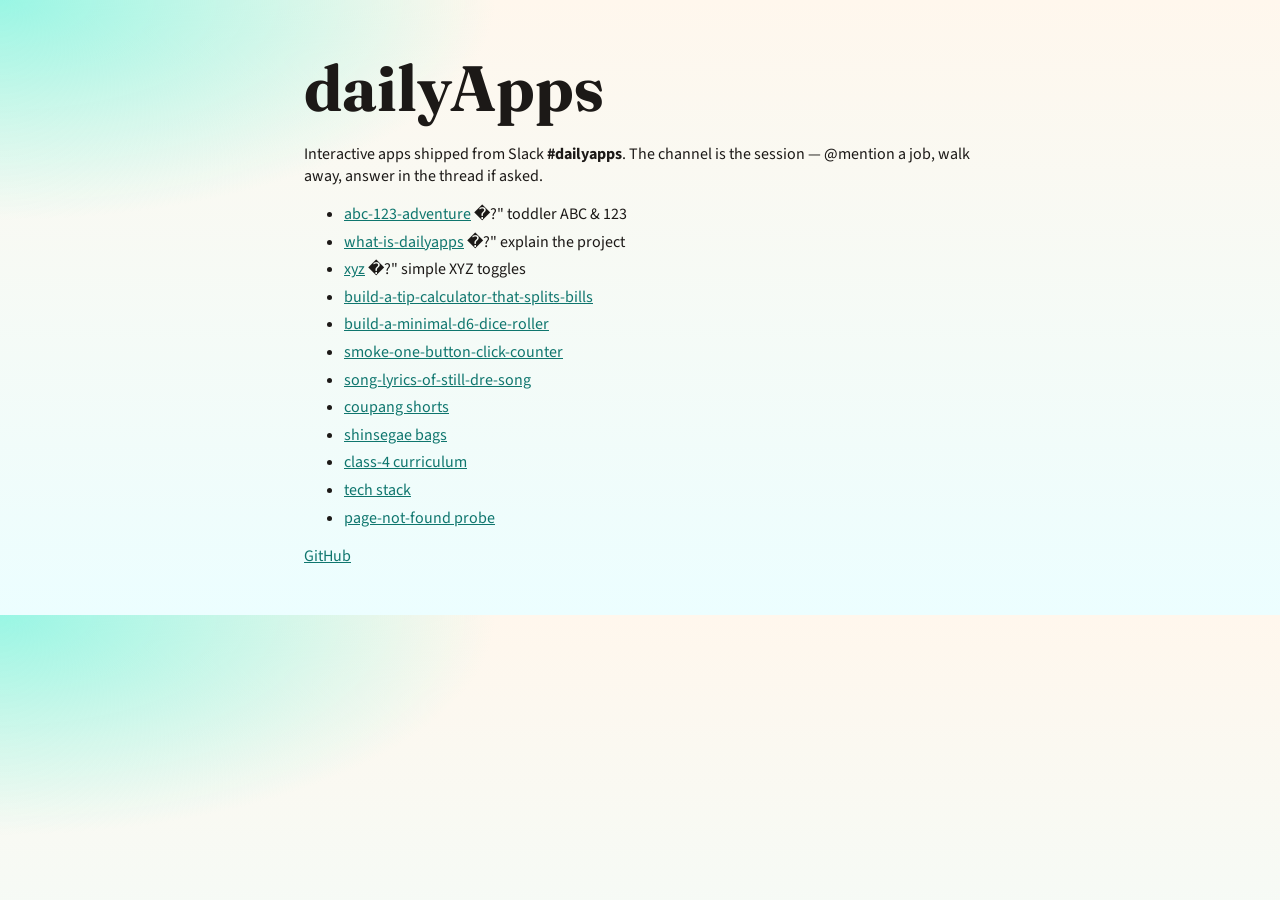
<file: index.html>
<!DOCTYPE html>
<html lang="en">
<head>
<meta charset="utf-8"/>
<meta name="viewport" content="width=device-width, initial-scale=1"/>
<title>dailyApps</title>
<link href="https://fonts.googleapis.com/css2?family=Fraunces:opsz,wght@9..144,600&family=Source+Sans+3:wght@400;600&display=swap" rel="stylesheet"/>
<style>
  body {
    font-family: "Source Sans 3", Georgia, serif;
    max-width: 42rem; margin: 3rem auto; padding: 0 1.25rem;
    background:
      radial-gradient(900px 400px at 0% 0%, #99f6e4 0%, transparent 55%),
      linear-gradient(180deg, #fff7ed, #ecfeff);
    color: #1c1917;
  }
  h1 { font-family: Fraunces, Georgia, serif; font-size: clamp(2.5rem, 7vw, 4rem); margin-bottom: 0.25rem; }
  a { color: #0f766e; }
  li { margin: 0.35rem 0; }
</style>
</head>
<body>
<header>
  <h1>dailyApps</h1>
  <p>Interactive apps shipped from Slack <strong>#dailyapps</strong>. The channel is the session — @mention a job, walk away, answer in the thread if asked.</p>
</header>
<ul>
  <li><a href="apps/abc-123-adventure/">abc-123-adventure</a> �?" toddler ABC & 123</li>
  <li><a href="apps/what-is-dailyapps/">what-is-dailyapps</a> �?" explain the project</li>
  <li><a href="apps/xyz/">xyz</a> �?" simple XYZ toggles</li>
  <li><a href="apps/build-a-tip-calculator-that-splits-bills/">build-a-tip-calculator-that-splits-bills</a></li>
  <li><a href="apps/build-a-minimal-d6-dice-roller/">build-a-minimal-d6-dice-roller</a></li>
  <li><a href="apps/smoke-one-button-click-counter-done-criteria-wor/">smoke-one-button-click-counter</a></li>
  <li><a href="apps/song-lyrics-of-still-dre-song/">song-lyrics-of-still-dre-song</a></li>
  <li><a href="apps/top-5-links-from-coupang-for-shorts-for-men-extr/">coupang shorts</a></li>
  <li><a href="apps/top-big-bags-for-ladies-under-50000-krw-in-shins/">shinsegae bags</a></li>
  <li><a href="apps/class-4-case-school-curriculum-in-a-page-entire-/">class-4 curriculum</a></li>
  <li><a href="apps/is-this-app-updated-whats-the-latest-tech-stack/">tech stack</a></li>
  <li><a href="apps/it-shows-page-not-found/">page-not-found probe</a></li>
</ul>
<p><a href="https://github.com/youtextme/dailyApps">GitHub</a></p>
</body>
</html>
</file>
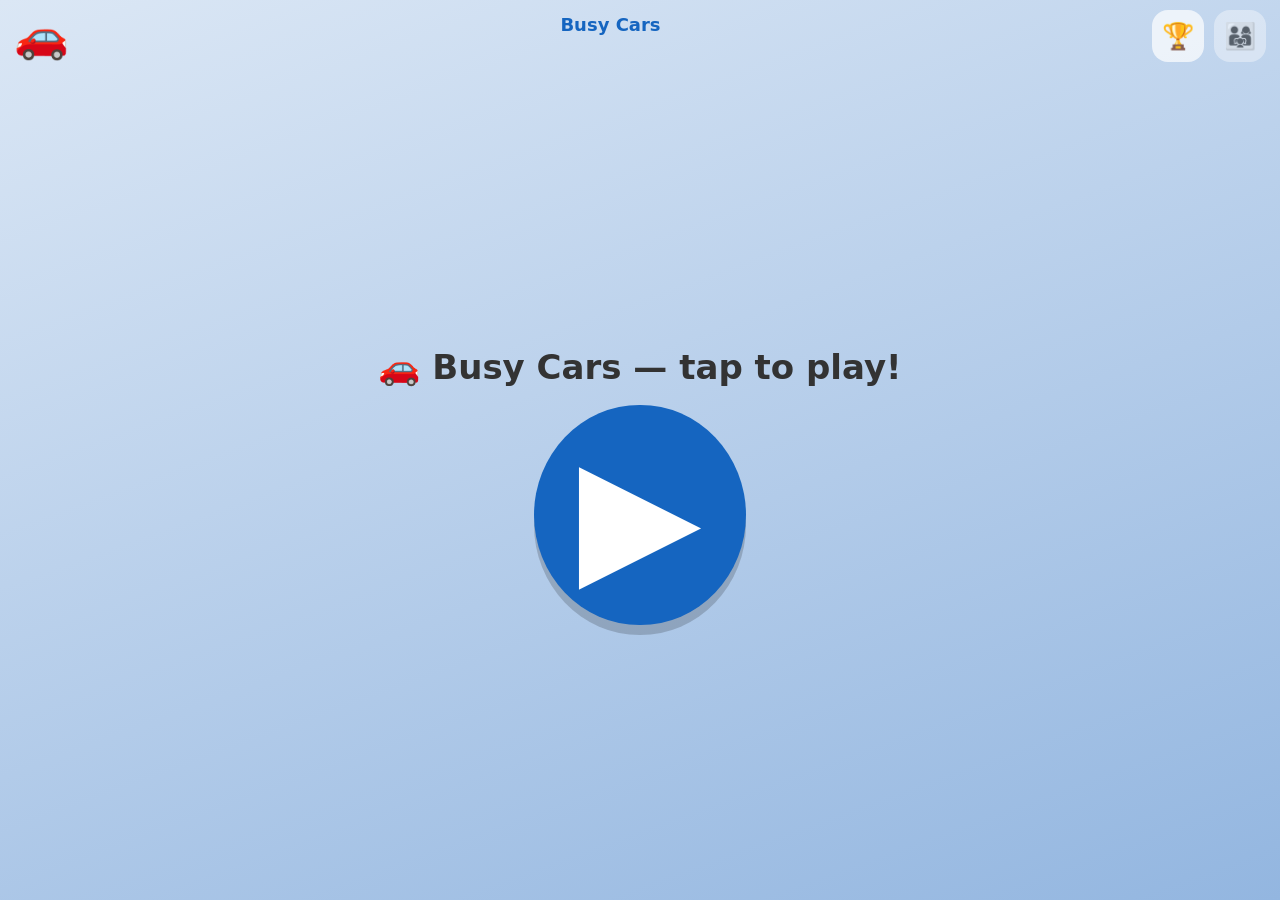
<file: apps/abc-123-adventure/index.html>
<!DOCTYPE html>
<html lang="en">
<head>
<meta charset="utf-8"/>
<meta name="viewport" content="width=device-width, initial-scale=1, maximum-scale=1, user-scalable=no"/>
<meta name="mobile-web-app-capable" content="yes"/>
<meta name="apple-mobile-web-app-capable" content="yes"/>
<title>ABC &amp; 123 Adventure</title>
<link rel="stylesheet" href="style.css"/>
</head>
<body>
<header class="topbar">
  <div id="mascot" class="mascot">🐵</div>
  <div class="topmid">
    <div id="theme-name" class="theme-name">Adventure</div>
    <div id="stars" class="stars"></div>
  </div>
  <button id="sticker-btn" class="topbtn" aria-label="Sticker book">🏆</button>
  <button id="parents-link" class="topbtn parents" aria-label="Parents (hold)">👨‍👩‍👧</button>
</header>
<main id="stage" class="stage"></main>
<script src="data.js"></script>
<script src="app.js"></script>
</body>
</html>
</file>
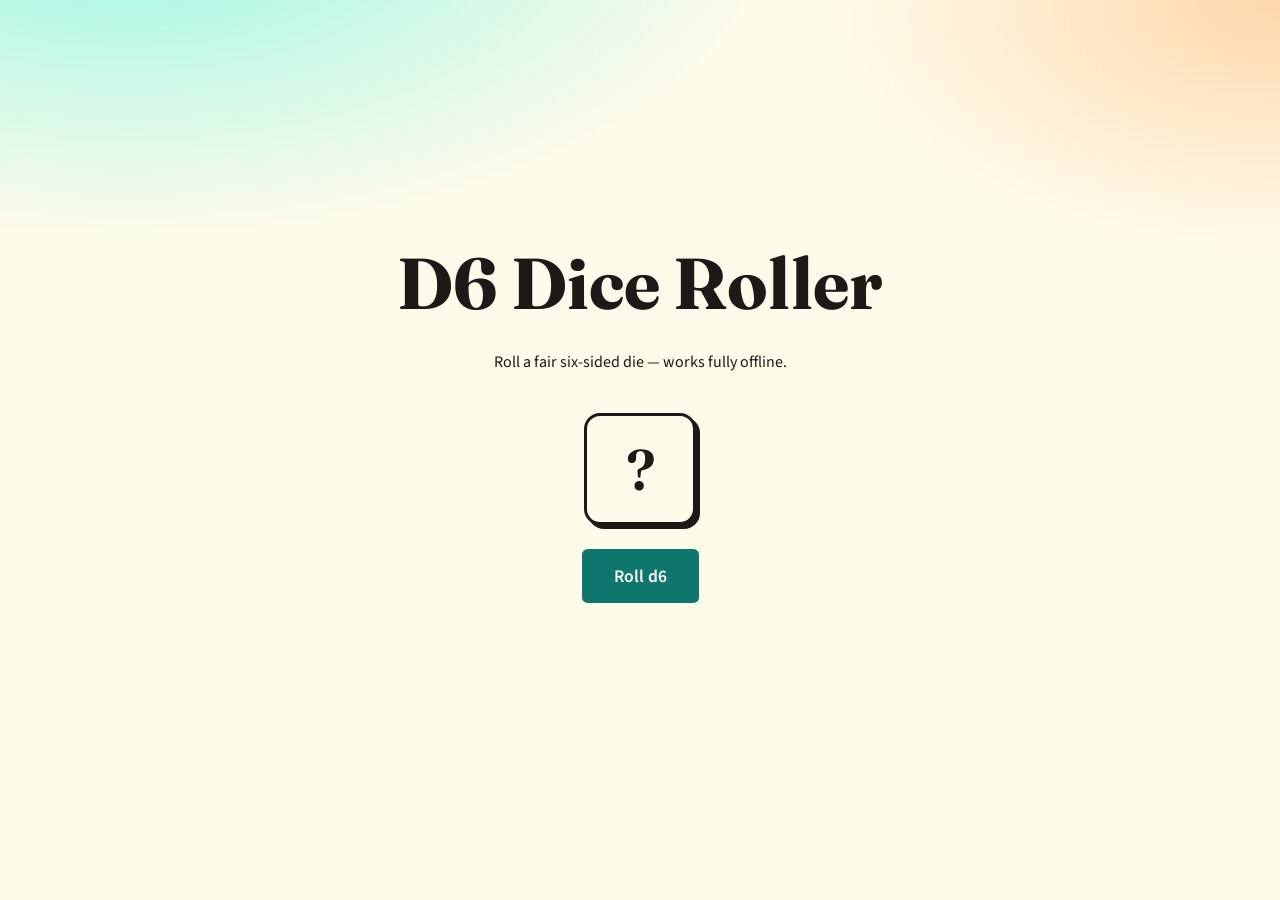
<file: apps/build-a-minimal-d6-dice-roller/index.html>
<!DOCTYPE html>
<html lang="en">
<head>
<meta charset="utf-8"/>
<meta name="viewport" content="width=device-width, initial-scale=1"/>
<title>D6 Dice Roller</title>
<link href="https://fonts.googleapis.com/css2?family=Fraunces:wght@600&family=Source+Sans+3:wght@400;600&display=swap" rel="stylesheet"/>
<style>
  :root { --ink:#1c1917; --accent:#0f766e; --face:#fffbeb; }
  * { box-sizing: border-box; }
  body {
    margin: 0; min-height: 100vh; color: var(--ink);
    font-family: "Source Sans 3", Georgia, serif;
    background:
      radial-gradient(1200px 600px at 10% -10%, #99f6e4 0%, transparent 55%),
      radial-gradient(900px 500px at 100% 0%, #fed7aa 0%, transparent 50%),
      #fffbeb;
    display: flex; flex-direction: column; align-items: center; justify-content: center;
    padding: 2rem 1.25rem;
  }
  h1 {
    font-family: Fraunces, Georgia, serif;
    font-size: clamp(2.5rem, 8vw, 4.5rem);
    margin: 0 0 0.5rem; text-align: center;
  }
  .die {
    width: 7rem; height: 7rem; margin: 1.5rem 0;
    background: var(--face); border: 3px solid var(--ink);
    border-radius: 1rem; display: grid; place-items: center;
    font-family: Fraunces, Georgia, serif;
    font-size: 3.5rem; font-weight: 600;
    box-shadow: 4px 4px 0 var(--ink);
  }
  button {
    font: inherit; font-weight: 600; padding: 0.9rem 2rem;
    background: var(--accent); color: #fff; border: 0;
    border-radius: 0.35rem; cursor: pointer; font-size: 1.1rem;
  }
  button:hover { filter: brightness(1.08); }
  button:active { transform: translateY(1px); }
  #result { margin-top: 1rem; font-size: 1.125rem; min-height: 1.5rem; }
</style>
</head>
<body data-dailyapps-ready="1">
  <h1>D6 Dice Roller</h1>
  <p>Roll a fair six-sided die — works fully offline.</p>
  <div class="die" id="face" aria-label="die face">?</div>
  <button id="roll" type="button">Roll d6</button>
  <p id="result" aria-live="polite"></p>
<script>
  document.getElementById("roll").addEventListener("click", () => {
    const n = Math.floor(Math.random() * 6) + 1;
    document.getElementById("face").textContent = String(n);
    document.getElementById("result").textContent = "You rolled: " + n;
  });
</script>
</body>
</html>
</file>
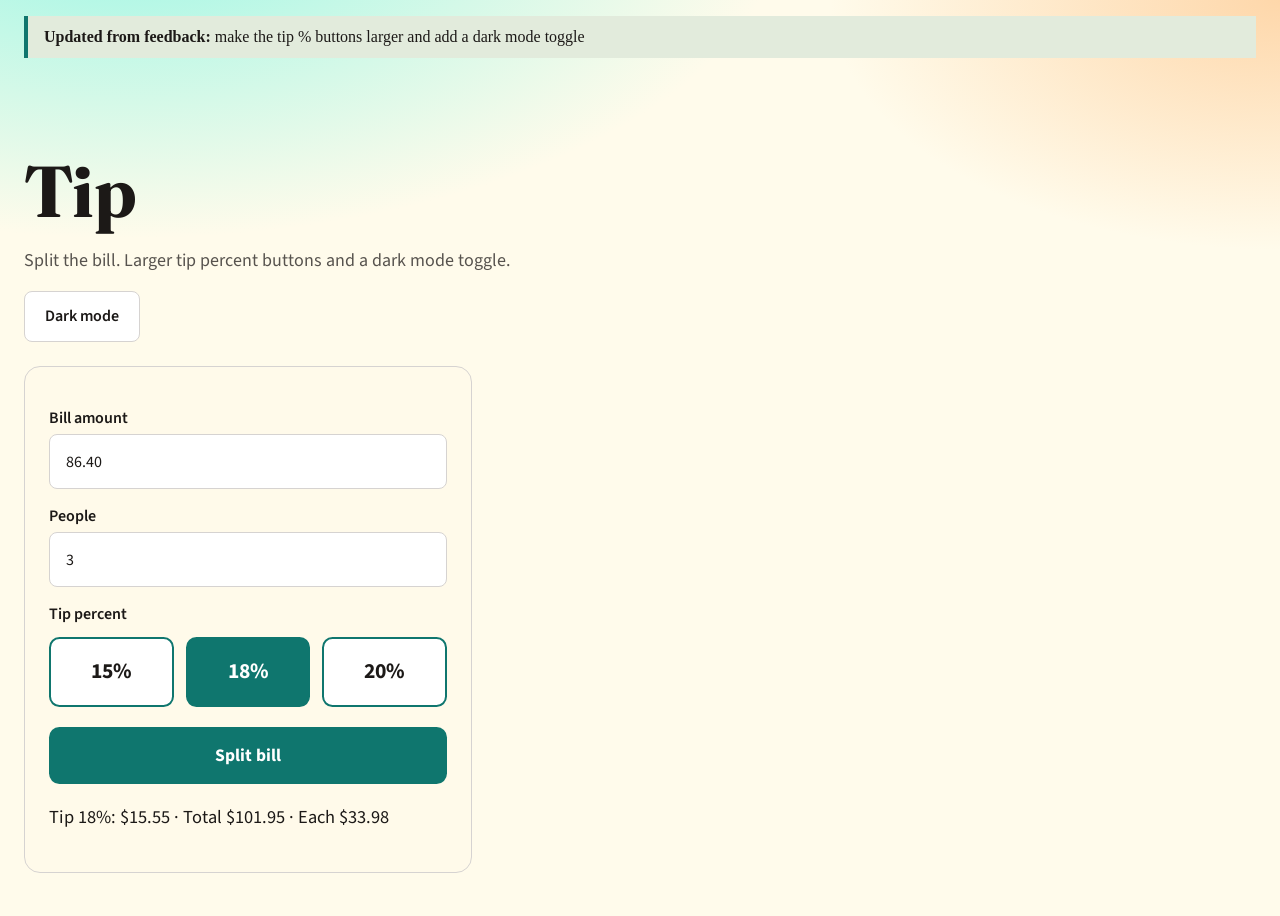
<file: apps/build-a-tip-calculator-that-splits-bills/index.html>
<!DOCTYPE html>
<html lang="en">
<head>
<meta charset="utf-8"/>
<meta name="viewport" content="width=device-width, initial-scale=1"/>
<title>Tip calculator — split bills</title>
<link href="https://fonts.googleapis.com/css2?family=Fraunces:wght@600&family=Source+Sans+3:wght@400;600&display=swap" rel="stylesheet"/>
<style>
  :root {
    --ink:#1c1917; --muted:#57534e; --accent:#0f766e; --panel:#fffbeb;
    --bg1:#99f6e4; --bg2:#fed7aa; --bg3:#fffbeb; --btn:#fff; --btn-border:#d6d3d1;
  }
  html[data-theme="dark"] {
    --ink:#f5f5f4; --muted:#a8a29e; --accent:#2dd4bf; --panel:#1c1917;
    --bg1:#115e59; --bg2:#7c2d12; --bg3:#0c0a09; --btn:#292524; --btn-border:#44403c;
  }
  * { box-sizing: border-box; }
  body {
    margin:0; min-height:100vh; color:var(--ink);
    font-family:"Source Sans 3", Georgia, serif;
    background:
      radial-gradient(1200px 600px at 10% -10%, var(--bg1) 0%, transparent 55%),
      radial-gradient(900px 500px at 100% 0%, var(--bg2) 0%, transparent 50%),
      var(--bg3);
  }
  header { padding: clamp(2.5rem, 8vw, 5rem) 1.5rem 0.5rem; }
  h1 {
    font-family: Fraunces, Georgia, serif;
    font-size: clamp(2.5rem, 7vw, 4.5rem);
    line-height:1.05; margin:0 0 0.75rem;
  }
  .lead { max-width:32rem; font-size:1.125rem; color:var(--muted); }
  .toolbar { display:flex; gap:0.75rem; flex-wrap:wrap; margin:1rem 0 0; }
  #theme-toggle {
    font:inherit; font-weight:600; padding:0.85rem 1.25rem;
    border-radius:0.5rem; border:1px solid var(--btn-border);
    background:var(--btn); color:var(--ink); cursor:pointer;
  }
  main {
    margin:1rem 1.5rem 4rem; padding:1.5rem; max-width:28rem;
    background:color-mix(in srgb, var(--panel) 88%, transparent);
    border-radius:1rem; border:1px solid var(--btn-border);
  }
  label { display:block; margin:1rem 0 0.35rem; font-weight:600; }
  input[type="number"] {
    width:100%; font:inherit; padding:0.95rem 1rem;
    border-radius:0.5rem; border:1px solid var(--btn-border);
    background:var(--btn); color:var(--ink);
  }
  .tip-row { display:flex; gap:0.75rem; flex-wrap:wrap; margin-top:0.75rem; }
  .tip-btn {
    flex:1 1 30%; min-height:3.75rem; font:inherit; font-size:1.35rem; font-weight:700;
    padding:1.1rem 1.25rem; border-radius:0.65rem; border:2px solid var(--accent);
    background:var(--btn); color:var(--ink); cursor:pointer;
  }
  .tip-btn[aria-pressed="true"] { background:var(--accent); color:#fff; }
  #go {
    width:100%; margin-top:1.25rem; font:inherit; font-weight:700;
    padding:1rem 1.25rem; border:0; border-radius:0.65rem;
    background:var(--accent); color:#fff; cursor:pointer; font-size:1.1rem;
  }
  #result { margin-top:1.25rem; min-height:1.5rem; font-size:1.15rem; }
  #feedback-note {
    margin:1rem 1.5rem; padding:0.75rem 1rem; border-left:4px solid var(--accent);
    background:color-mix(in srgb, var(--accent) 12%, var(--panel));
    font-family:Georgia, serif;
  }
</style>
</head>
<body data-dailyapps-ready="1">
<aside id="feedback-note" data-feedback="1">
  <strong>Updated from feedback:</strong> make the tip % buttons larger and add a dark mode toggle
</aside>
<header>
  <h1>Tip</h1>
  <p class="lead">Split the bill. Larger tip percent buttons and a dark mode toggle.</p>
  <div class="toolbar">
    <button id="theme-toggle" type="button" aria-pressed="false">Dark mode</button>
  </div>
</header>
<main>
  <label for="bill">Bill amount</label>
  <input id="bill" type="number" min="0" step="0.01" value="86.40"/>
  <label for="people">People</label>
  <input id="people" type="number" min="1" step="1" value="3"/>
  <label>Tip percent</label>
  <div class="tip-row" role="group" aria-label="Tip percent">
    <button class="tip-btn" type="button" data-tip="15" aria-pressed="false">15%</button>
    <button class="tip-btn" type="button" data-tip="18" aria-pressed="true">18%</button>
    <button class="tip-btn" type="button" data-tip="20" aria-pressed="false">20%</button>
  </div>
  <button id="go" type="button">Split bill</button>
  <p id="result" aria-live="polite"></p>
</main>
<script>
(function() {
  let tip = 18;
  const tips = document.querySelectorAll(".tip-btn");
  tips.forEach(btn => btn.addEventListener("click", () => {
    tip = Number(btn.dataset.tip);
    tips.forEach(b => b.setAttribute("aria-pressed", b === btn ? "true" : "false"));
    calc();
  }));
  const themeBtn = document.getElementById("theme-toggle");
  themeBtn.addEventListener("click", () => {
    const dark = document.documentElement.getAttribute("data-theme") !== "dark";
    document.documentElement.setAttribute("data-theme", dark ? "dark" : "light");
    themeBtn.setAttribute("aria-pressed", dark ? "true" : "false");
    themeBtn.textContent = dark ? "Light mode" : "Dark mode";
  });
  function calc() {
    const bill = Number(document.getElementById("bill").value || 0);
    const people = Math.max(1, Number(document.getElementById("people").value || 1));
    const tipAmt = bill * (tip / 100);
    const total = bill + tipAmt;
    const each = total / people;
    document.getElementById("result").textContent =
      "Tip " + tip + "%: $" + tipAmt.toFixed(2) +
      " · Total $" + total.toFixed(2) +
      " · Each $" + each.toFixed(2);
  }
  document.getElementById("go").addEventListener("click", calc);
  document.getElementById("bill").addEventListener("input", calc);
  document.getElementById("people").addEventListener("input", calc);
  calc();
})();
</script>
</body>
</html>
</file>
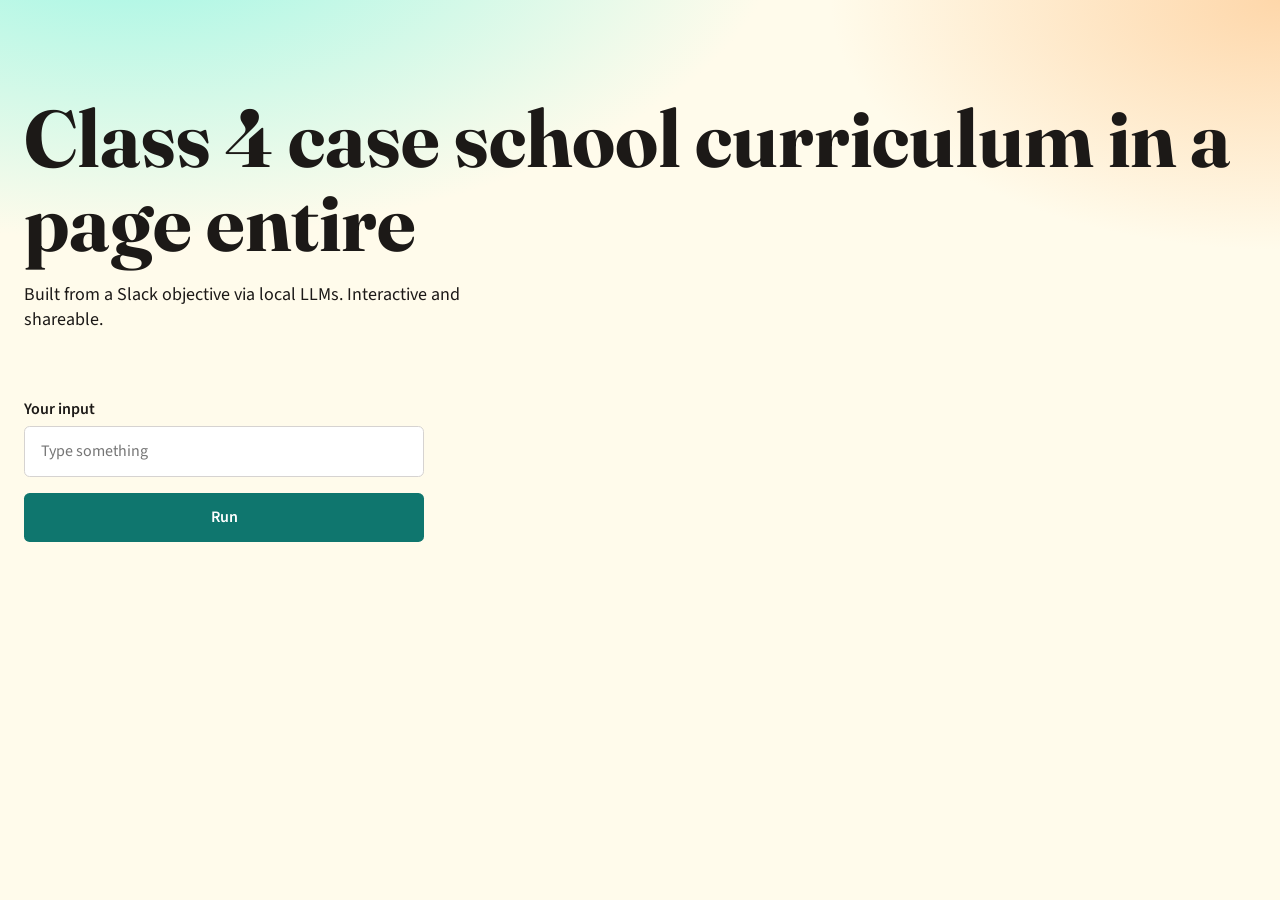
<file: apps/class-4-case-school-curriculum-in-a-page-entire-/index.html>
<!DOCTYPE html>
<html lang="en">
<head>
<meta charset="utf-8"/>
<meta name="viewport" content="width=device-width, initial-scale=1"/>
<title>Class 4 case school curriculum in a page entire </title>
<link href="https://fonts.googleapis.com/css2?family=Fraunces:wght@600&family=Source+Sans+3:wght@400;600&display=swap" rel="stylesheet"/>
<style>
  :root { --ink:#1c1917; --accent:#0f766e; }
  * { box-sizing: border-box; }
  body {
    margin: 0; min-height: 100vh; color: var(--ink);
    font-family: "Source Sans 3", Georgia, serif;
    background:
      radial-gradient(1200px 600px at 10% -10%, #99f6e4 0%, transparent 55%),
      radial-gradient(900px 500px at 100% 0%, #fed7aa 0%, transparent 50%),
      #fffbeb;
  }
  header { padding: clamp(3rem, 10vw, 6rem) 1.5rem 1rem; }
  h1 {
    font-family: Fraunces, Georgia, serif;
    font-size: clamp(2.75rem, 8vw, 5rem);
    line-height: 1.05; margin: 0 0 0.75rem;
  }
  .lead { max-width: 28rem; font-size: 1.125rem; }
  main { padding: 1rem 1.5rem 4rem; max-width: 28rem; }
  label { display: block; margin: 1rem 0 0.35rem; font-weight: 600; }
  input, button {
    width: 100%; font: inherit; padding: 0.85rem 1rem;
    border-radius: 0.35rem; border: 1px solid #d6d3d1;
  }
  button {
    margin-top: 1rem; background: var(--accent); color: #fff;
    border: 0; cursor: pointer; font-weight: 600;
  }
  button:hover { filter: brightness(1.05); }
  #result { margin-top: 1.25rem; min-height: 1.5rem; }
</style>
</head>
<body data-dailyapps-ready="1">
<header>
  <h1>Class 4 case school curriculum in a page entire </h1>
  <p class="lead">Built from a Slack objective via local LLMs. Interactive and shareable.</p>
</header>
<main>
  <label for="input">Your input</label>
  <input id="input" type="text" placeholder="Type something" autocomplete="off"/>
  <button id="go" type="button">Run</button>
  <p id="result" aria-live="polite"></p>
</main>
<script>
  document.getElementById("go").addEventListener("click", () => {
    const v = document.getElementById("input").value.trim() || "ready";
    document.getElementById("result").textContent = "Result: " + v;
  });
</script>
</body>
</html>
</file>
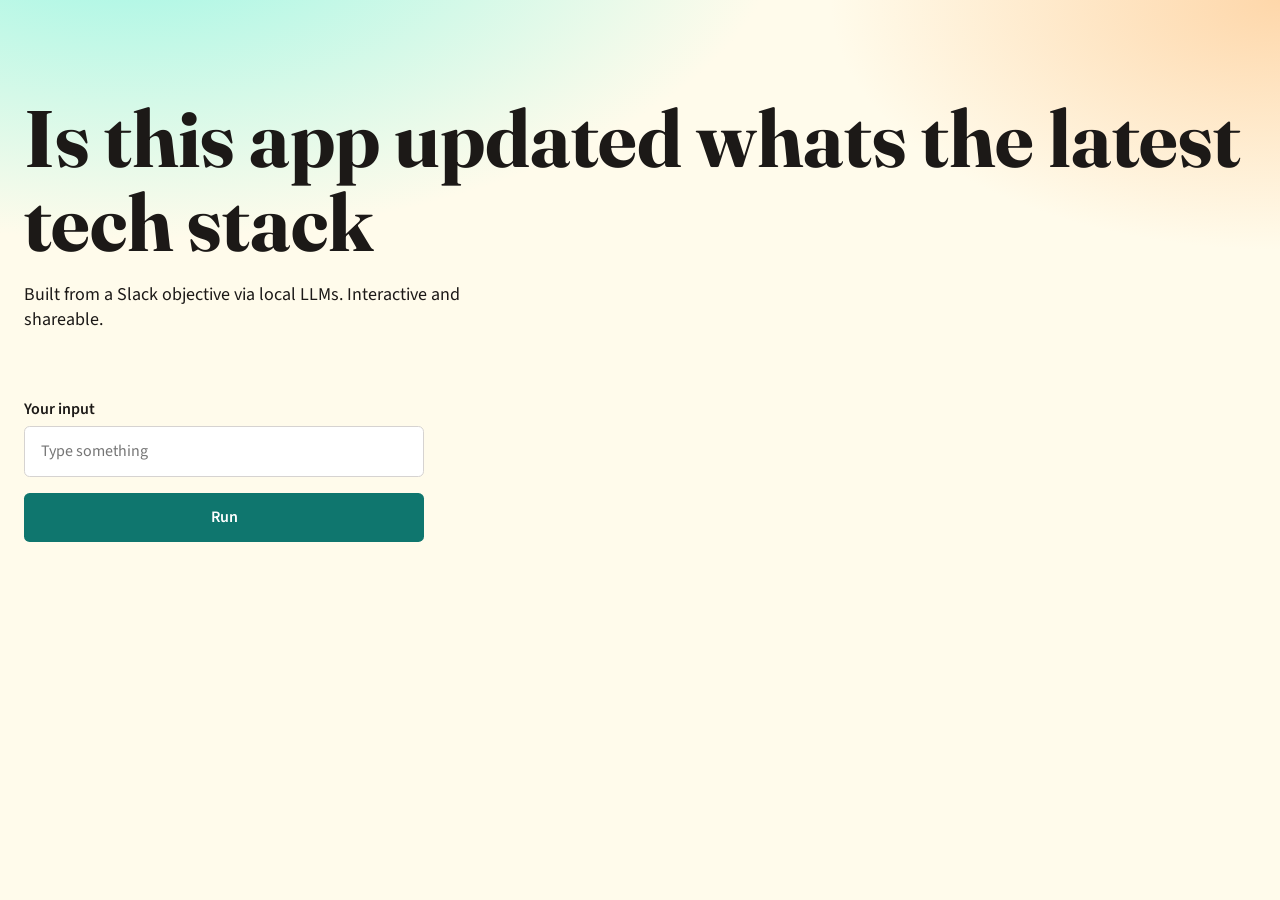
<file: apps/is-this-app-updated-whats-the-latest-tech-stack/index.html>
<!DOCTYPE html>
<html lang="en">
<head>
<meta charset="utf-8"/>
<meta name="viewport" content="width=device-width, initial-scale=1"/>
<title>Is this app updated whats the latest tech stack</title>
<link href="https://fonts.googleapis.com/css2?family=Fraunces:wght@600&family=Source+Sans+3:wght@400;600&display=swap" rel="stylesheet"/>
<style>
  :root { --ink:#1c1917; --accent:#0f766e; }
  * { box-sizing: border-box; }
  body {
    margin: 0; min-height: 100vh; color: var(--ink);
    font-family: "Source Sans 3", Georgia, serif;
    background:
      radial-gradient(1200px 600px at 10% -10%, #99f6e4 0%, transparent 55%),
      radial-gradient(900px 500px at 100% 0%, #fed7aa 0%, transparent 50%),
      #fffbeb;
  }
  header { padding: clamp(3rem, 10vw, 6rem) 1.5rem 1rem; }
  h1 {
    font-family: Fraunces, Georgia, serif;
    font-size: clamp(2.75rem, 8vw, 5rem);
    line-height: 1.05; margin: 0 0 0.75rem;
  }
  .lead { max-width: 28rem; font-size: 1.125rem; }
  main { padding: 1rem 1.5rem 4rem; max-width: 28rem; }
  label { display: block; margin: 1rem 0 0.35rem; font-weight: 600; }
  input, button {
    width: 100%; font: inherit; padding: 0.85rem 1rem;
    border-radius: 0.35rem; border: 1px solid #d6d3d1;
  }
  button {
    margin-top: 1rem; background: var(--accent); color: #fff;
    border: 0; cursor: pointer; font-weight: 600;
  }
  button:hover { filter: brightness(1.05); }
  #result { margin-top: 1.25rem; min-height: 1.5rem; }
</style>
</head>
<body data-dailyapps-ready="1">
<header>
  <h1>Is this app updated whats the latest tech stack</h1>
  <p class="lead">Built from a Slack objective via local LLMs. Interactive and shareable.</p>
</header>
<main>
  <label for="input">Your input</label>
  <input id="input" type="text" placeholder="Type something" autocomplete="off"/>
  <button id="go" type="button">Run</button>
  <p id="result" aria-live="polite"></p>
</main>
<script>
  document.getElementById("go").addEventListener("click", () => {
    const v = document.getElementById("input").value.trim() || "ready";
    document.getElementById("result").textContent = "Result: " + v;
  });
</script>
</body>
</html>
</file>
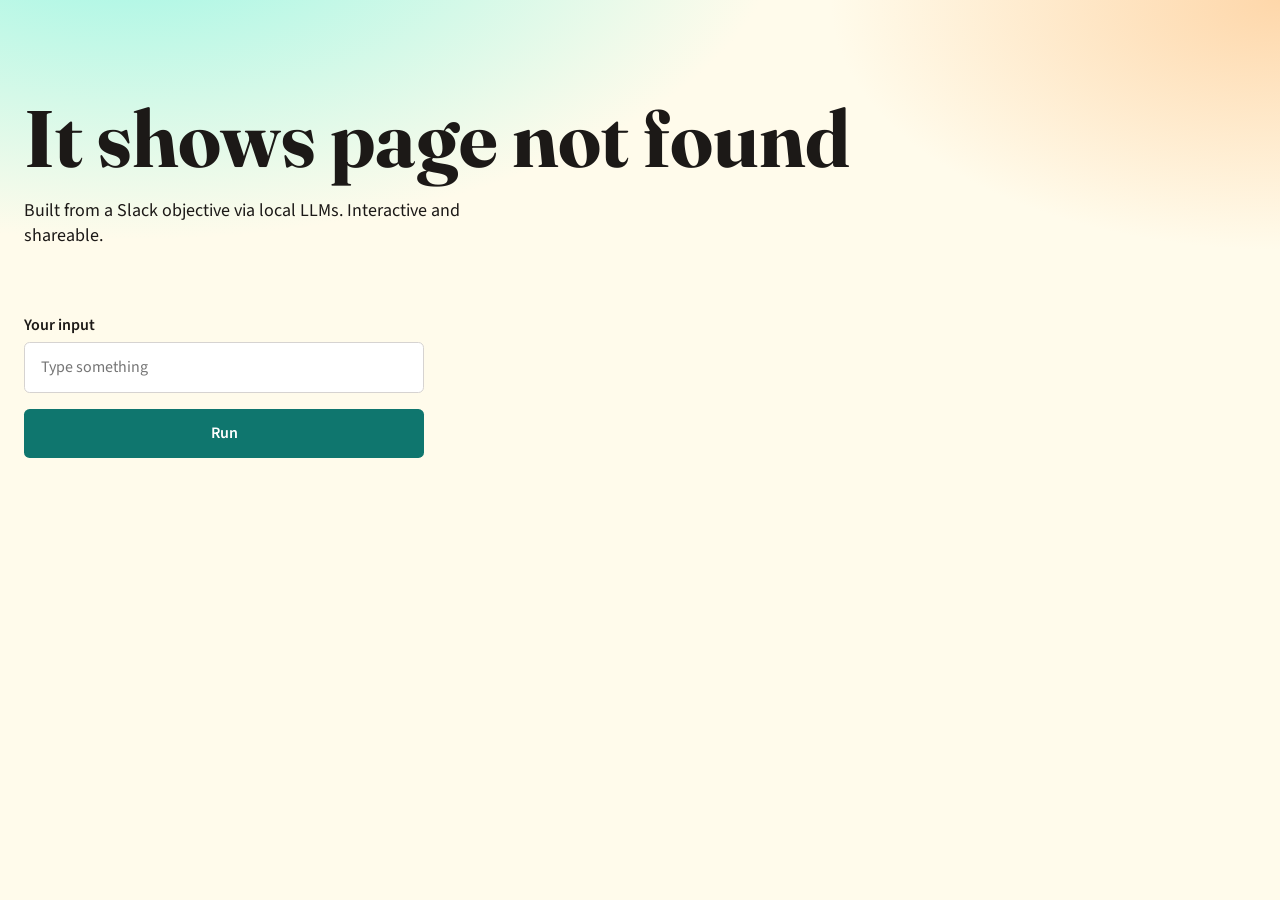
<file: apps/it-shows-page-not-found/index.html>
<!DOCTYPE html>
<html lang="en">
<head>
<meta charset="utf-8"/>
<meta name="viewport" content="width=device-width, initial-scale=1"/>
<title>It shows page not found</title>
<link href="https://fonts.googleapis.com/css2?family=Fraunces:wght@600&family=Source+Sans+3:wght@400;600&display=swap" rel="stylesheet"/>
<style>
  :root { --ink:#1c1917; --accent:#0f766e; }
  * { box-sizing: border-box; }
  body {
    margin: 0; min-height: 100vh; color: var(--ink);
    font-family: "Source Sans 3", Georgia, serif;
    background:
      radial-gradient(1200px 600px at 10% -10%, #99f6e4 0%, transparent 55%),
      radial-gradient(900px 500px at 100% 0%, #fed7aa 0%, transparent 50%),
      #fffbeb;
  }
  header { padding: clamp(3rem, 10vw, 6rem) 1.5rem 1rem; }
  h1 {
    font-family: Fraunces, Georgia, serif;
    font-size: clamp(2.75rem, 8vw, 5rem);
    line-height: 1.05; margin: 0 0 0.75rem;
  }
  .lead { max-width: 28rem; font-size: 1.125rem; }
  main { padding: 1rem 1.5rem 4rem; max-width: 28rem; }
  label { display: block; margin: 1rem 0 0.35rem; font-weight: 600; }
  input, button {
    width: 100%; font: inherit; padding: 0.85rem 1rem;
    border-radius: 0.35rem; border: 1px solid #d6d3d1;
  }
  button {
    margin-top: 1rem; background: var(--accent); color: #fff;
    border: 0; cursor: pointer; font-weight: 600;
  }
  button:hover { filter: brightness(1.05); }
  #result { margin-top: 1.25rem; min-height: 1.5rem; }
</style>
</head>
<body data-dailyapps-ready="1">
<header>
  <h1>It shows page not found</h1>
  <p class="lead">Built from a Slack objective via local LLMs. Interactive and shareable.</p>
</header>
<main>
  <label for="input">Your input</label>
  <input id="input" type="text" placeholder="Type something" autocomplete="off"/>
  <button id="go" type="button">Run</button>
  <p id="result" aria-live="polite"></p>
</main>
<script>
  document.getElementById("go").addEventListener("click", () => {
    const v = document.getElementById("input").value.trim() || "ready";
    document.getElementById("result").textContent = "Result: " + v;
  });
</script>
</body>
</html>
</file>
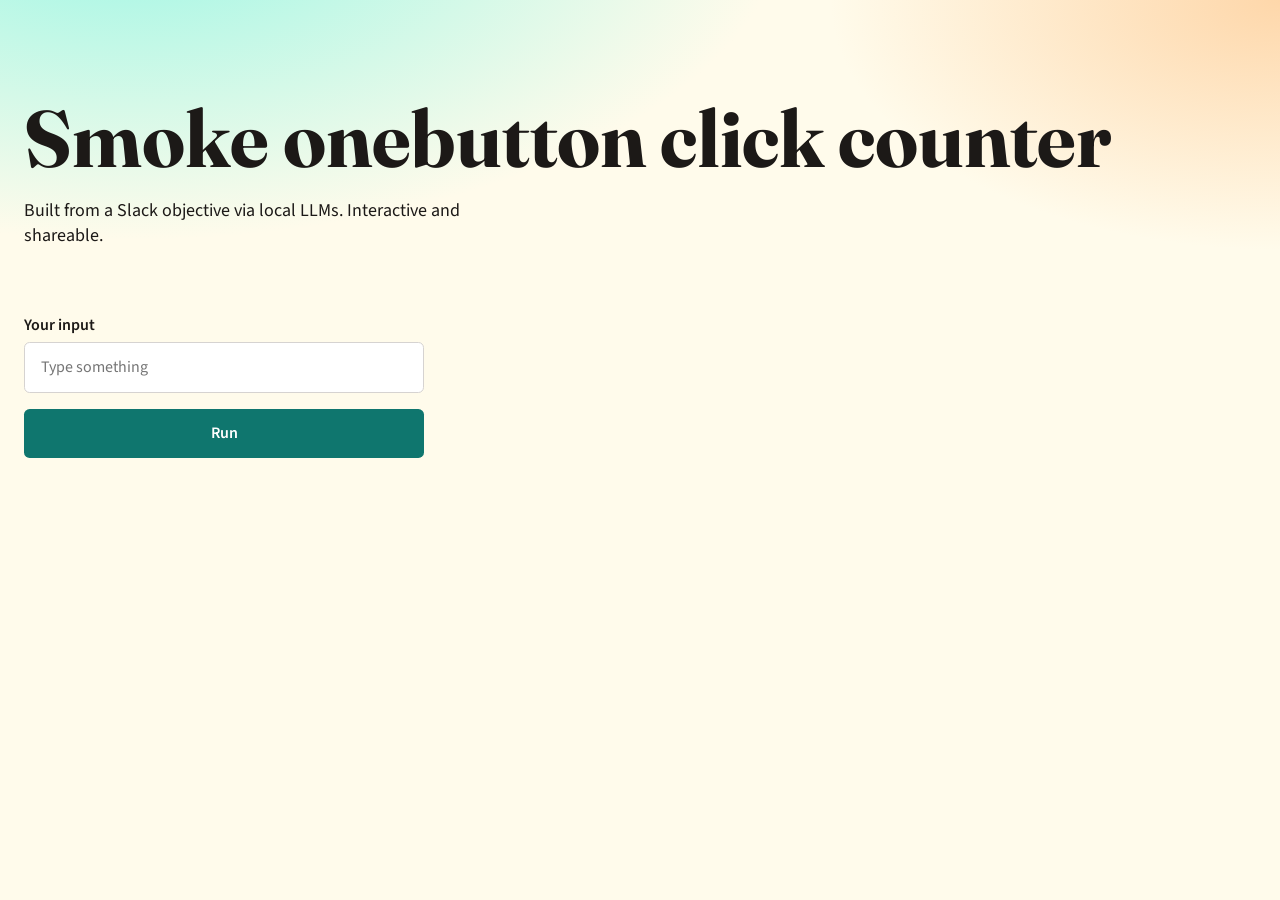
<file: apps/smoke-one-button-click-counter-done-criteria-wor/index.html>
<!DOCTYPE html>
<html lang="en">
<head>
<meta charset="utf-8"/>
<meta name="viewport" content="width=device-width, initial-scale=1"/>
<title>Smoke onebutton click counter</title>
<link href="https://fonts.googleapis.com/css2?family=Fraunces:wght@600&family=Source+Sans+3:wght@400;600&display=swap" rel="stylesheet"/>
<style>
  :root { --ink:#1c1917; --accent:#0f766e; }
  * { box-sizing: border-box; }
  body {
    margin: 0; min-height: 100vh; color: var(--ink);
    font-family: "Source Sans 3", Georgia, serif;
    background:
      radial-gradient(1200px 600px at 10% -10%, #99f6e4 0%, transparent 55%),
      radial-gradient(900px 500px at 100% 0%, #fed7aa 0%, transparent 50%),
      #fffbeb;
  }
  header { padding: clamp(3rem, 10vw, 6rem) 1.5rem 1rem; }
  h1 {
    font-family: Fraunces, Georgia, serif;
    font-size: clamp(2.75rem, 8vw, 5rem);
    line-height: 1.05; margin: 0 0 0.75rem;
  }
  .lead { max-width: 28rem; font-size: 1.125rem; }
  main { padding: 1rem 1.5rem 4rem; max-width: 28rem; }
  label { display: block; margin: 1rem 0 0.35rem; font-weight: 600; }
  input, button {
    width: 100%; font: inherit; padding: 0.85rem 1rem;
    border-radius: 0.35rem; border: 1px solid #d6d3d1;
  }
  button {
    margin-top: 1rem; background: var(--accent); color: #fff;
    border: 0; cursor: pointer; font-weight: 600;
  }
  button:hover { filter: brightness(1.05); }
  #result { margin-top: 1.25rem; min-height: 1.5rem; }
</style>
</head>
<body data-dailyapps-ready="1">
<header>
  <h1>Smoke onebutton click counter</h1>
  <p class="lead">Built from a Slack objective via local LLMs. Interactive and shareable.</p>
</header>
<main>
  <label for="input">Your input</label>
  <input id="input" type="text" placeholder="Type something" autocomplete="off"/>
  <button id="go" type="button">Run</button>
  <p id="result" aria-live="polite"></p>
</main>
<script>
  document.getElementById("go").addEventListener("click", () => {
    const v = document.getElementById("input").value.trim() || "ready";
    document.getElementById("result").textContent = "Result: " + v;
  });
</script>
</body>
</html>
</file>
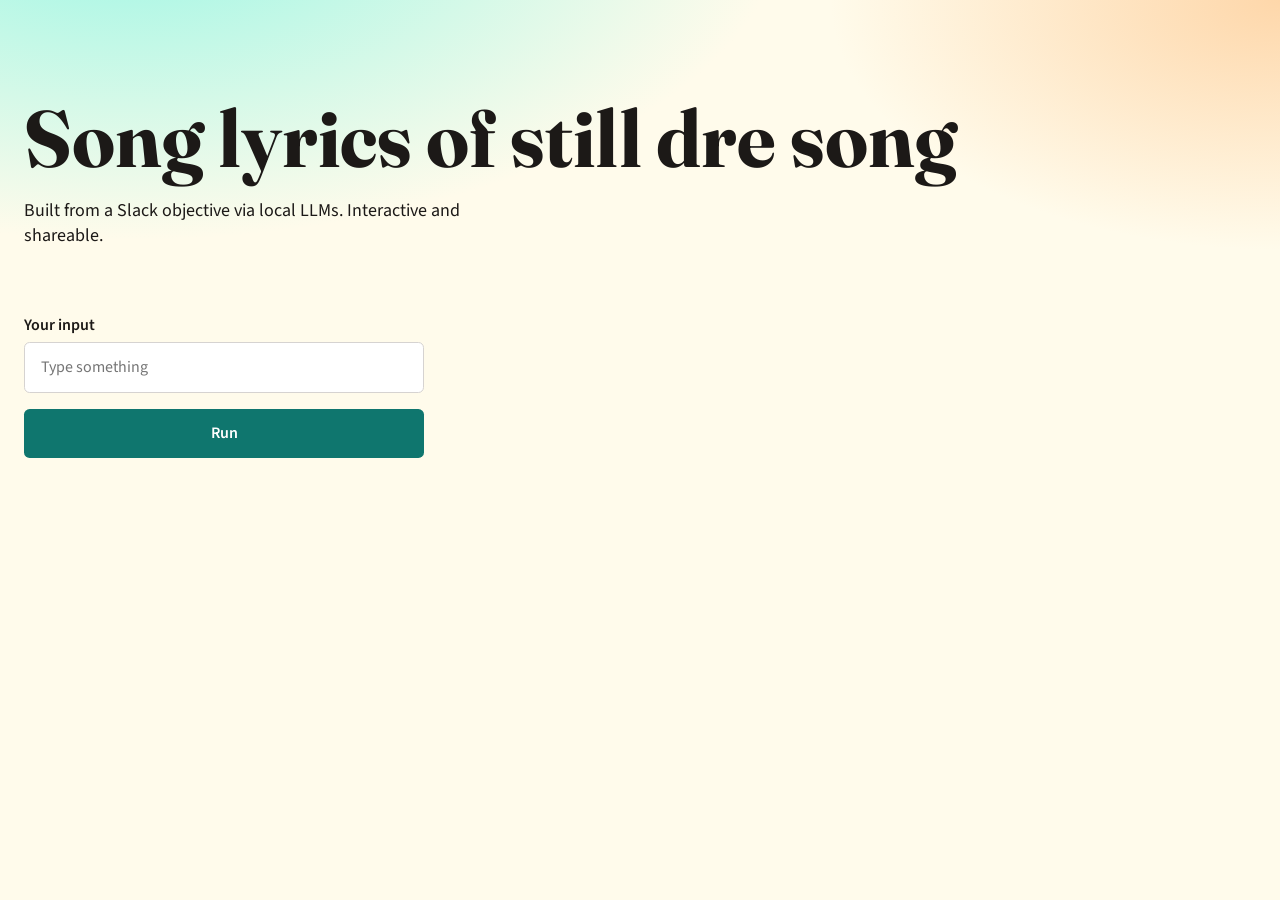
<file: apps/song-lyrics-of-still-dre-song/index.html>
<!DOCTYPE html>
<html lang="en">
<head>
<meta charset="utf-8"/>
<meta name="viewport" content="width=device-width, initial-scale=1"/>
<title>Song lyrics of still dre song</title>
<link href="https://fonts.googleapis.com/css2?family=Fraunces:wght@600&family=Source+Sans+3:wght@400;600&display=swap" rel="stylesheet"/>
<style>
  :root { --ink:#1c1917; --accent:#0f766e; }
  * { box-sizing: border-box; }
  body {
    margin: 0; min-height: 100vh; color: var(--ink);
    font-family: "Source Sans 3", Georgia, serif;
    background:
      radial-gradient(1200px 600px at 10% -10%, #99f6e4 0%, transparent 55%),
      radial-gradient(900px 500px at 100% 0%, #fed7aa 0%, transparent 50%),
      #fffbeb;
  }
  header { padding: clamp(3rem, 10vw, 6rem) 1.5rem 1rem; }
  h1 {
    font-family: Fraunces, Georgia, serif;
    font-size: clamp(2.75rem, 8vw, 5rem);
    line-height: 1.05; margin: 0 0 0.75rem;
  }
  .lead { max-width: 28rem; font-size: 1.125rem; }
  main { padding: 1rem 1.5rem 4rem; max-width: 28rem; }
  label { display: block; margin: 1rem 0 0.35rem; font-weight: 600; }
  input, button {
    width: 100%; font: inherit; padding: 0.85rem 1rem;
    border-radius: 0.35rem; border: 1px solid #d6d3d1;
  }
  button {
    margin-top: 1rem; background: var(--accent); color: #fff;
    border: 0; cursor: pointer; font-weight: 600;
  }
  button:hover { filter: brightness(1.05); }
  #result { margin-top: 1.25rem; min-height: 1.5rem; }
</style>
</head>
<body data-dailyapps-ready="1">
<header>
  <h1>Song lyrics of still dre song</h1>
  <p class="lead">Built from a Slack objective via local LLMs. Interactive and shareable.</p>
</header>
<main>
  <label for="input">Your input</label>
  <input id="input" type="text" placeholder="Type something" autocomplete="off"/>
  <button id="go" type="button">Run</button>
  <p id="result" aria-live="polite"></p>
</main>
<script>
  document.getElementById("go").addEventListener("click", () => {
    const v = document.getElementById("input").value.trim() || "ready";
    document.getElementById("result").textContent = "Result: " + v;
  });
</script>
</body>
</html>
</file>
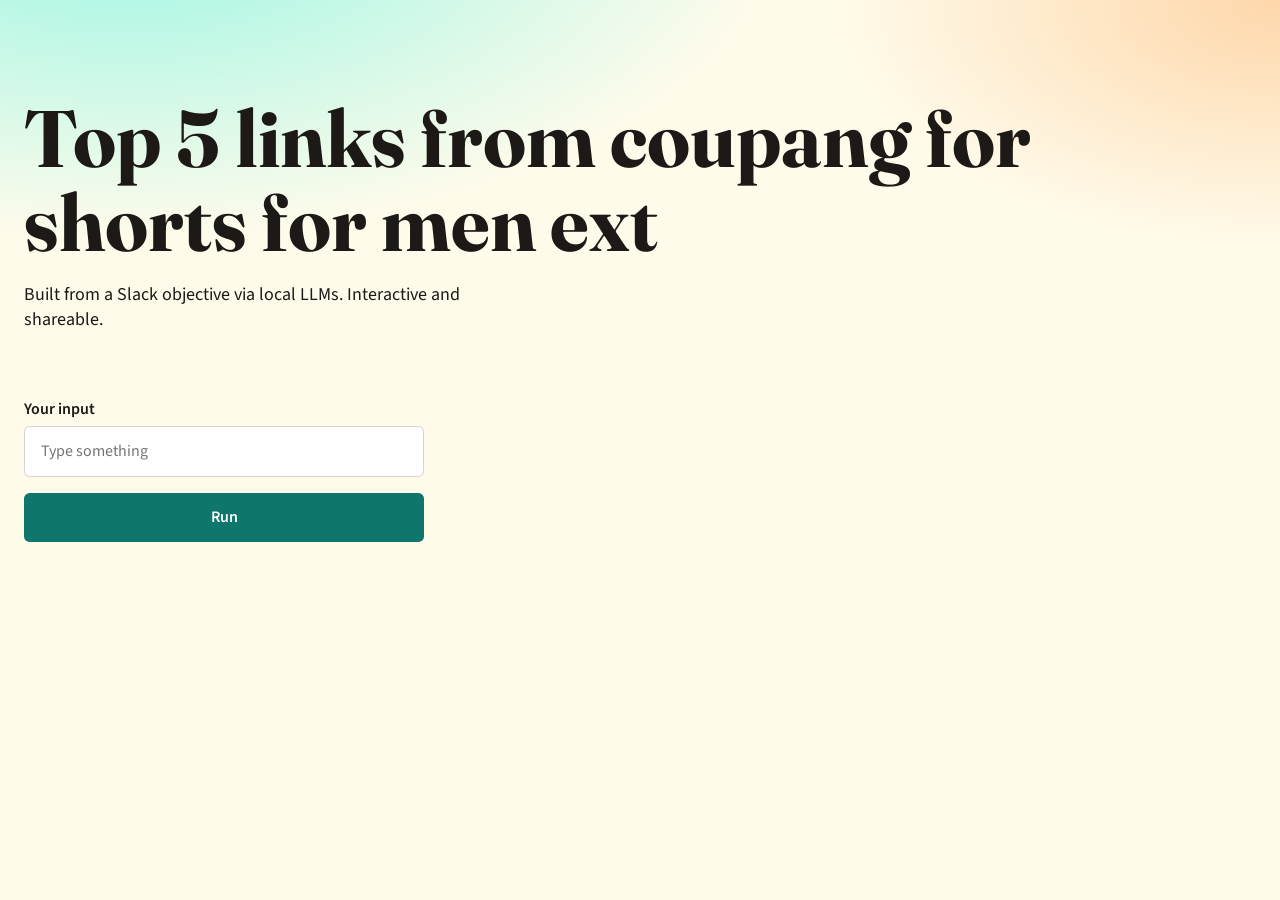
<file: apps/top-5-links-from-coupang-for-shorts-for-men-extr/index.html>
<!DOCTYPE html>
<html lang="en">
<head>
<meta charset="utf-8"/>
<meta name="viewport" content="width=device-width, initial-scale=1"/>
<title>Top 5 links from coupang for shorts for men  ext</title>
<link href="https://fonts.googleapis.com/css2?family=Fraunces:wght@600&family=Source+Sans+3:wght@400;600&display=swap" rel="stylesheet"/>
<style>
  :root { --ink:#1c1917; --accent:#0f766e; }
  * { box-sizing: border-box; }
  body {
    margin: 0; min-height: 100vh; color: var(--ink);
    font-family: "Source Sans 3", Georgia, serif;
    background:
      radial-gradient(1200px 600px at 10% -10%, #99f6e4 0%, transparent 55%),
      radial-gradient(900px 500px at 100% 0%, #fed7aa 0%, transparent 50%),
      #fffbeb;
  }
  header { padding: clamp(3rem, 10vw, 6rem) 1.5rem 1rem; }
  h1 {
    font-family: Fraunces, Georgia, serif;
    font-size: clamp(2.75rem, 8vw, 5rem);
    line-height: 1.05; margin: 0 0 0.75rem;
  }
  .lead { max-width: 28rem; font-size: 1.125rem; }
  main { padding: 1rem 1.5rem 4rem; max-width: 28rem; }
  label { display: block; margin: 1rem 0 0.35rem; font-weight: 600; }
  input, button {
    width: 100%; font: inherit; padding: 0.85rem 1rem;
    border-radius: 0.35rem; border: 1px solid #d6d3d1;
  }
  button {
    margin-top: 1rem; background: var(--accent); color: #fff;
    border: 0; cursor: pointer; font-weight: 600;
  }
  button:hover { filter: brightness(1.05); }
  #result { margin-top: 1.25rem; min-height: 1.5rem; }
</style>
</head>
<body data-dailyapps-ready="1">
<header>
  <h1>Top 5 links from coupang for shorts for men  ext</h1>
  <p class="lead">Built from a Slack objective via local LLMs. Interactive and shareable.</p>
</header>
<main>
  <label for="input">Your input</label>
  <input id="input" type="text" placeholder="Type something" autocomplete="off"/>
  <button id="go" type="button">Run</button>
  <p id="result" aria-live="polite"></p>
</main>
<script>
  document.getElementById("go").addEventListener("click", () => {
    const v = document.getElementById("input").value.trim() || "ready";
    document.getElementById("result").textContent = "Result: " + v;
  });
</script>
</body>
</html>
</file>
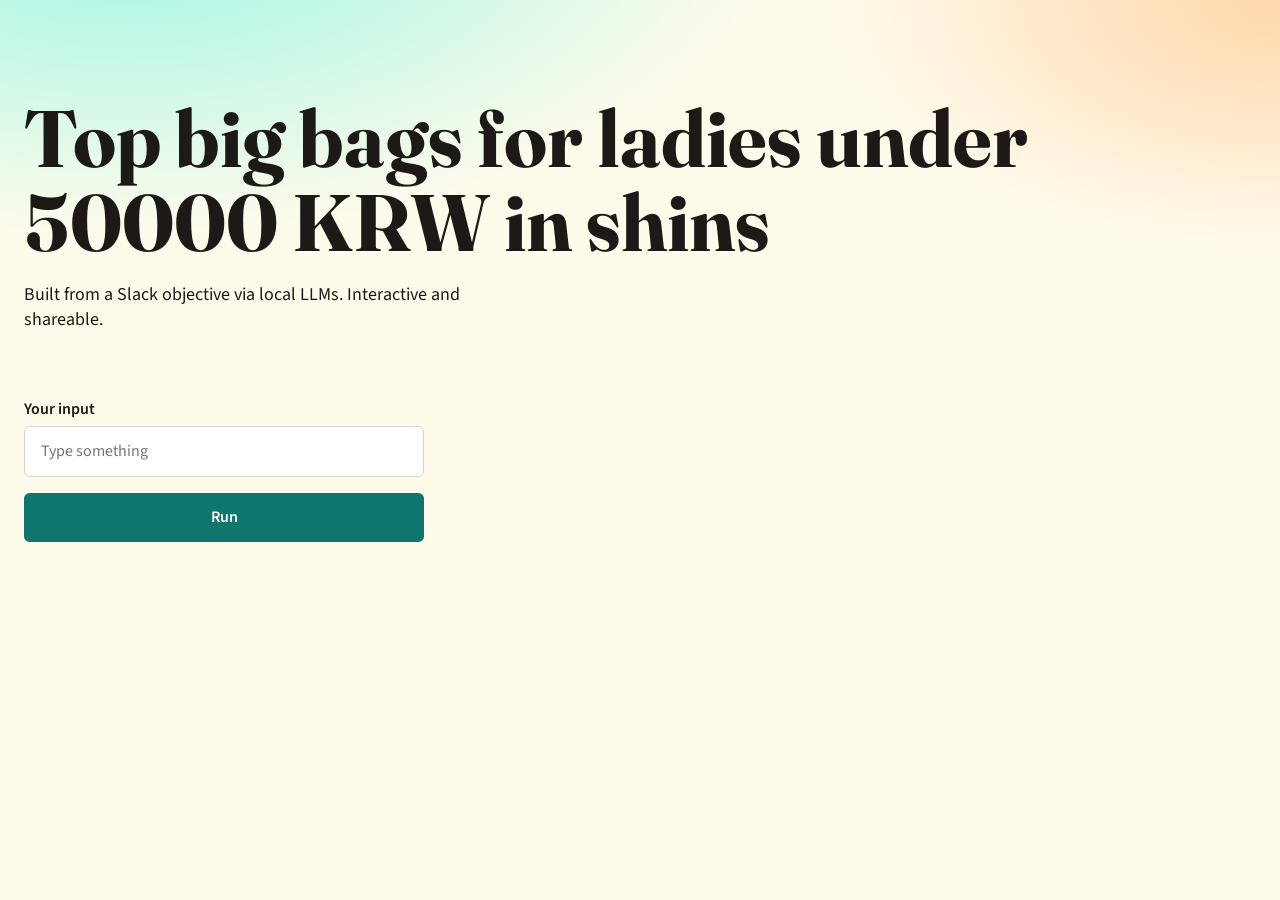
<file: apps/top-big-bags-for-ladies-under-50000-krw-in-shins/index.html>
<!DOCTYPE html>
<html lang="en">
<head>
<meta charset="utf-8"/>
<meta name="viewport" content="width=device-width, initial-scale=1"/>
<title>Top big bags for ladies under 50000 KRW in shins</title>
<link href="https://fonts.googleapis.com/css2?family=Fraunces:wght@600&family=Source+Sans+3:wght@400;600&display=swap" rel="stylesheet"/>
<style>
  :root { --ink:#1c1917; --accent:#0f766e; }
  * { box-sizing: border-box; }
  body {
    margin: 0; min-height: 100vh; color: var(--ink);
    font-family: "Source Sans 3", Georgia, serif;
    background:
      radial-gradient(1200px 600px at 10% -10%, #99f6e4 0%, transparent 55%),
      radial-gradient(900px 500px at 100% 0%, #fed7aa 0%, transparent 50%),
      #fffbeb;
  }
  header { padding: clamp(3rem, 10vw, 6rem) 1.5rem 1rem; }
  h1 {
    font-family: Fraunces, Georgia, serif;
    font-size: clamp(2.75rem, 8vw, 5rem);
    line-height: 1.05; margin: 0 0 0.75rem;
  }
  .lead { max-width: 28rem; font-size: 1.125rem; }
  main { padding: 1rem 1.5rem 4rem; max-width: 28rem; }
  label { display: block; margin: 1rem 0 0.35rem; font-weight: 600; }
  input, button {
    width: 100%; font: inherit; padding: 0.85rem 1rem;
    border-radius: 0.35rem; border: 1px solid #d6d3d1;
  }
  button {
    margin-top: 1rem; background: var(--accent); color: #fff;
    border: 0; cursor: pointer; font-weight: 600;
  }
  button:hover { filter: brightness(1.05); }
  #result { margin-top: 1.25rem; min-height: 1.5rem; }
</style>
</head>
<body data-dailyapps-ready="1">
<header>
  <h1>Top big bags for ladies under 50000 KRW in shins</h1>
  <p class="lead">Built from a Slack objective via local LLMs. Interactive and shareable.</p>
</header>
<main>
  <label for="input">Your input</label>
  <input id="input" type="text" placeholder="Type something" autocomplete="off"/>
  <button id="go" type="button">Run</button>
  <p id="result" aria-live="polite"></p>
</main>
<script>
  document.getElementById("go").addEventListener("click", () => {
    const v = document.getElementById("input").value.trim() || "ready";
    document.getElementById("result").textContent = "Result: " + v;
  });
</script>
</body>
</html>
</file>
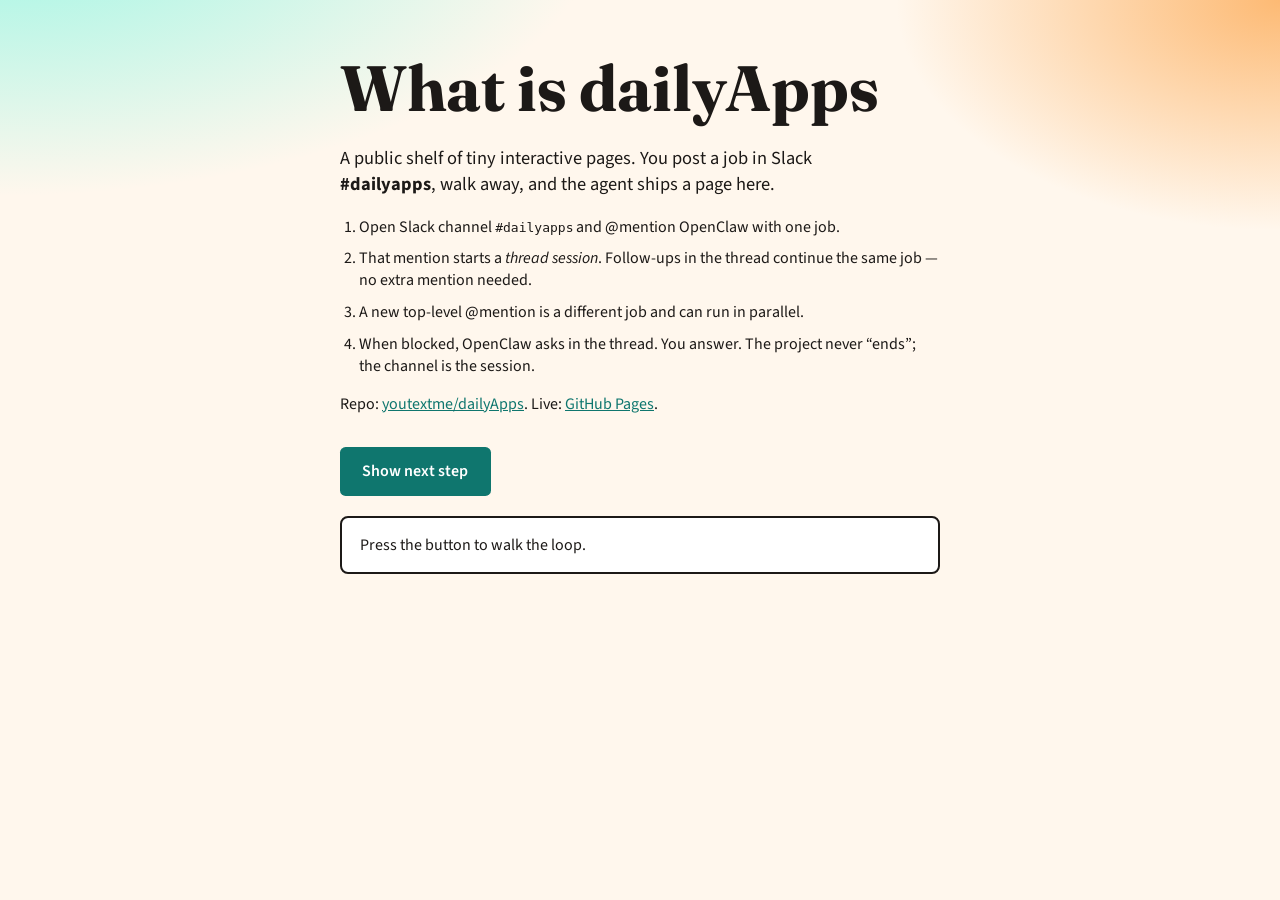
<file: apps/what-is-dailyapps/index.html>
<!DOCTYPE html>
<html lang="en">
<head>
<meta charset="utf-8"/>
<meta name="viewport" content="width=device-width, initial-scale=1"/>
<title>What is dailyApps</title>
<link href="https://fonts.googleapis.com/css2?family=Fraunces:opsz,wght@9..144,600&family=Source+Sans+3:wght@400;600&display=swap" rel="stylesheet"/>
<style>
  :root { --ink:#1c1917; --accent:#0f766e; --paper:#fff7ed; }
  * { box-sizing: border-box; }
  body {
    margin: 0; min-height: 100vh; color: var(--ink);
    font-family: "Source Sans 3", Georgia, serif;
    background:
      radial-gradient(1100px 520px at 0% -10%, #99f6e4 0%, transparent 55%),
      radial-gradient(800px 480px at 100% 0%, #fdba74 0%, transparent 48%),
      var(--paper);
  }
  main { max-width: 40rem; margin: 0 auto; padding: 3rem 1.25rem 4rem; }
  h1 { font-family: Fraunces, Georgia, serif; font-size: clamp(2.4rem, 7vw, 4rem); margin: 0 0 0.5rem; }
  .lead { font-size: 1.15rem; max-width: 34rem; }
  ol { padding-left: 1.2rem; }
  li { margin: 0.6rem 0; }
  button {
    font: inherit; font-weight: 600; padding: 0.85rem 1.4rem;
    background: var(--accent); color: #fff; border: 0; border-radius: 0.35rem;
    cursor: pointer; margin-top: 1rem;
  }
  button:hover { filter: brightness(1.08); }
  #stage { min-height: 3.5rem; margin-top: 1.25rem; padding: 1rem 1.1rem; background: #fff; border: 2px solid var(--ink); border-radius: 0.5rem; }
  a { color: var(--accent); }
</style>
</head>
<body data-dailyapps-ready="1">
<main>
  <h1>What is dailyApps</h1>
  <p class="lead">A public shelf of tiny interactive pages. You post a job in Slack <strong>#dailyapps</strong>, walk away, and the agent ships a page here.</p>
  <ol>
    <li>Open Slack channel <code>#dailyapps</code> and @mention OpenClaw with one job.</li>
    <li>That mention starts a <em>thread session</em>. Follow-ups in the thread continue the same job — no extra mention needed.</li>
    <li>A new top-level @mention is a different job and can run in parallel.</li>
    <li>When blocked, OpenClaw asks in the thread. You answer. The project never “ends”; the channel is the session.</li>
  </ol>
  <p>Repo: <a href="https://github.com/youtextme/dailyApps">youtextme/dailyApps</a>. Live: <a href="https://youtextme.github.io/dailyApps/">GitHub Pages</a>.</p>
  <button type="button" id="next">Show next step</button>
  <p id="stage" aria-live="polite">Press the button to walk the loop.</p>
</main>
<script>
const steps = [
  "1. @OpenClaw in #dailyapps with one outcome (not a pile of tasks).",
  "2. Walk away. OpenClaw works in that thread and replies with evidence.",
  "3. If it needs a decision, it asks here. Answer in the thread.",
  "4. New idea? New top-level @mention — parallel session, same channel.",
  "Loop complete. The channel stays. The project stays."
];
let i = 0;
document.getElementById("next").addEventListener("click", () => {
  document.getElementById("stage").textContent = steps[i % steps.length];
  i += 1;
  document.getElementById("next").textContent = i >= steps.length ? "Replay loop" : "Show next step";
});
</script>
</body>
</html>
</file>
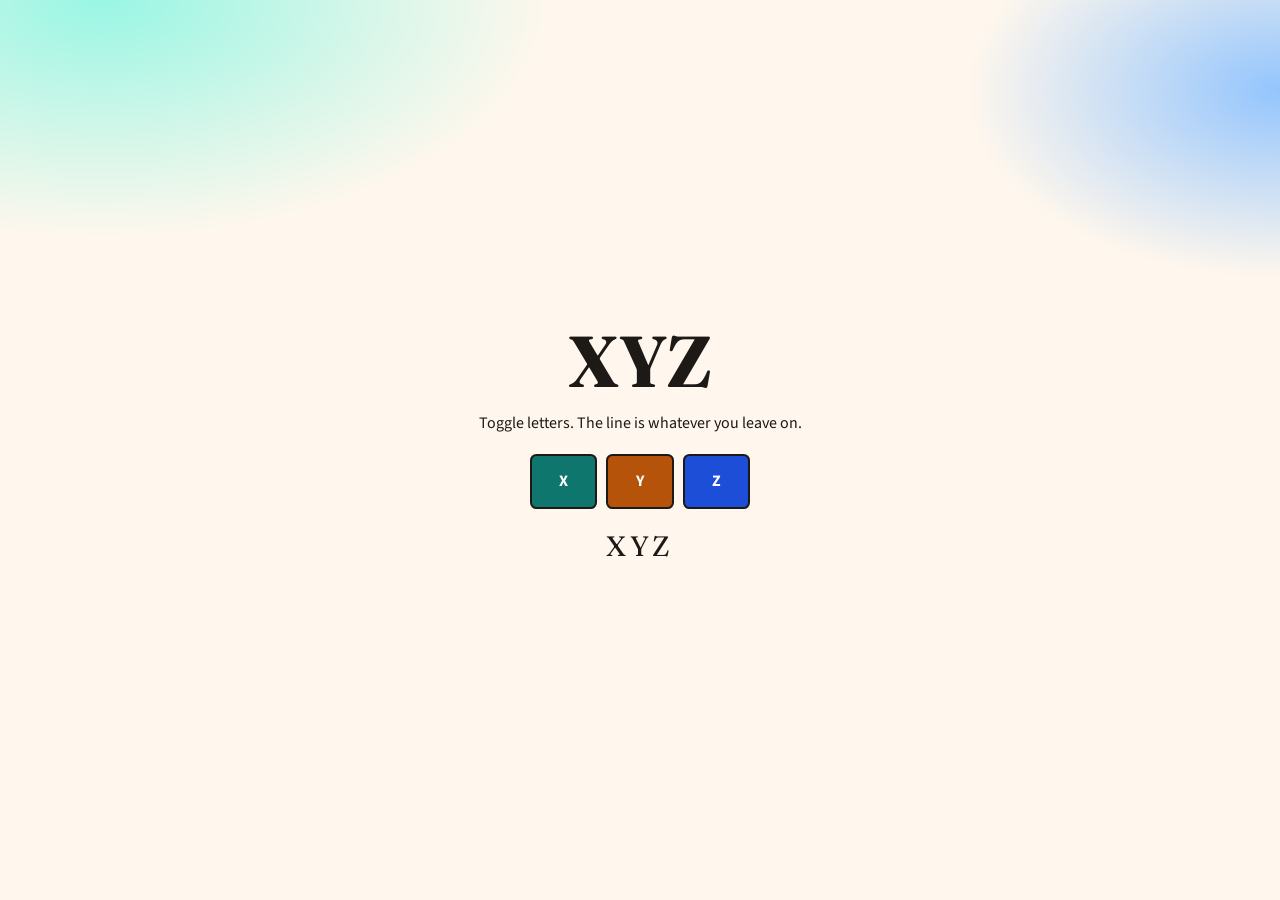
<file: apps/xyz/index.html>
<!DOCTYPE html>
<html lang="en">
<head>
<meta charset="utf-8"/>
<meta name="viewport" content="width=device-width, initial-scale=1"/>
<title>XYZ</title>
<link href="https://fonts.googleapis.com/css2?family=Fraunces:opsz,wght@9..144,600&family=Source+Sans+3:wght@400;600&display=swap" rel="stylesheet"/>
<style>
  :root { --ink:#1c1917; --x:#0f766e; --y:#b45309; --z:#1d4ed8; }
  * { box-sizing: border-box; }
  body {
    margin: 0; min-height: 100vh; color: var(--ink);
    font-family: "Source Sans 3", Georgia, serif;
    background:
      radial-gradient(900px 480px at 8% 0%, #99f6e4 0%, transparent 50%),
      radial-gradient(700px 420px at 100% 10%, #93c5fd 0%, transparent 45%),
      #fff7ed;
    display: flex; flex-direction: column; align-items: center; justify-content: center;
    padding: 2rem 1.25rem;
  }
  h1 { font-family: Fraunces, Georgia, serif; font-size: clamp(2.5rem, 8vw, 4.5rem); margin: 0 0 0.4rem; }
  p { margin: 0 0 1.25rem; }
  .row { display: flex; gap: 0.6rem; flex-wrap: wrap; justify-content: center; }
  button {
    font: inherit; font-weight: 700; min-width: 4.2rem; padding: 0.9rem 1.1rem;
    border: 2px solid var(--ink); border-radius: 0.4rem; cursor: pointer; background: #fff;
  }
  button[data-k="X"].on { background: var(--x); color: #fff; }
  button[data-k="Y"].on { background: var(--y); color: #fff; }
  button[data-k="Z"].on { background: var(--z); color: #fff; }
  #out {
    margin-top: 1.25rem; min-height: 2rem; font-family: Fraunces, Georgia, serif;
    font-size: 1.75rem; letter-spacing: 0.12em;
  }
</style>
</head>
<body data-dailyapps-ready="1">
  <h1>XYZ</h1>
  <p>Toggle letters. The line is whatever you leave on.</p>
  <div class="row">
    <button type="button" data-k="X" class="on" aria-pressed="true">X</button>
    <button type="button" data-k="Y" class="on" aria-pressed="true">Y</button>
    <button type="button" data-k="Z" class="on" aria-pressed="true">Z</button>
  </div>
  <p id="out" aria-live="polite">XYZ</p>
<script>
function paint() {
  const on = [...document.querySelectorAll("button[data-k]")].filter((b) => b.classList.contains("on")).map((b) => b.dataset.k);
  document.getElementById("out").textContent = on.length ? on.join("") : "(empty)";
}
document.querySelectorAll("button[data-k]").forEach((b) => {
  b.addEventListener("click", () => {
    b.classList.toggle("on");
    b.setAttribute("aria-pressed", b.classList.contains("on") ? "true" : "false");
    paint();
  });
});
</script>
</body>
</html>
</file>
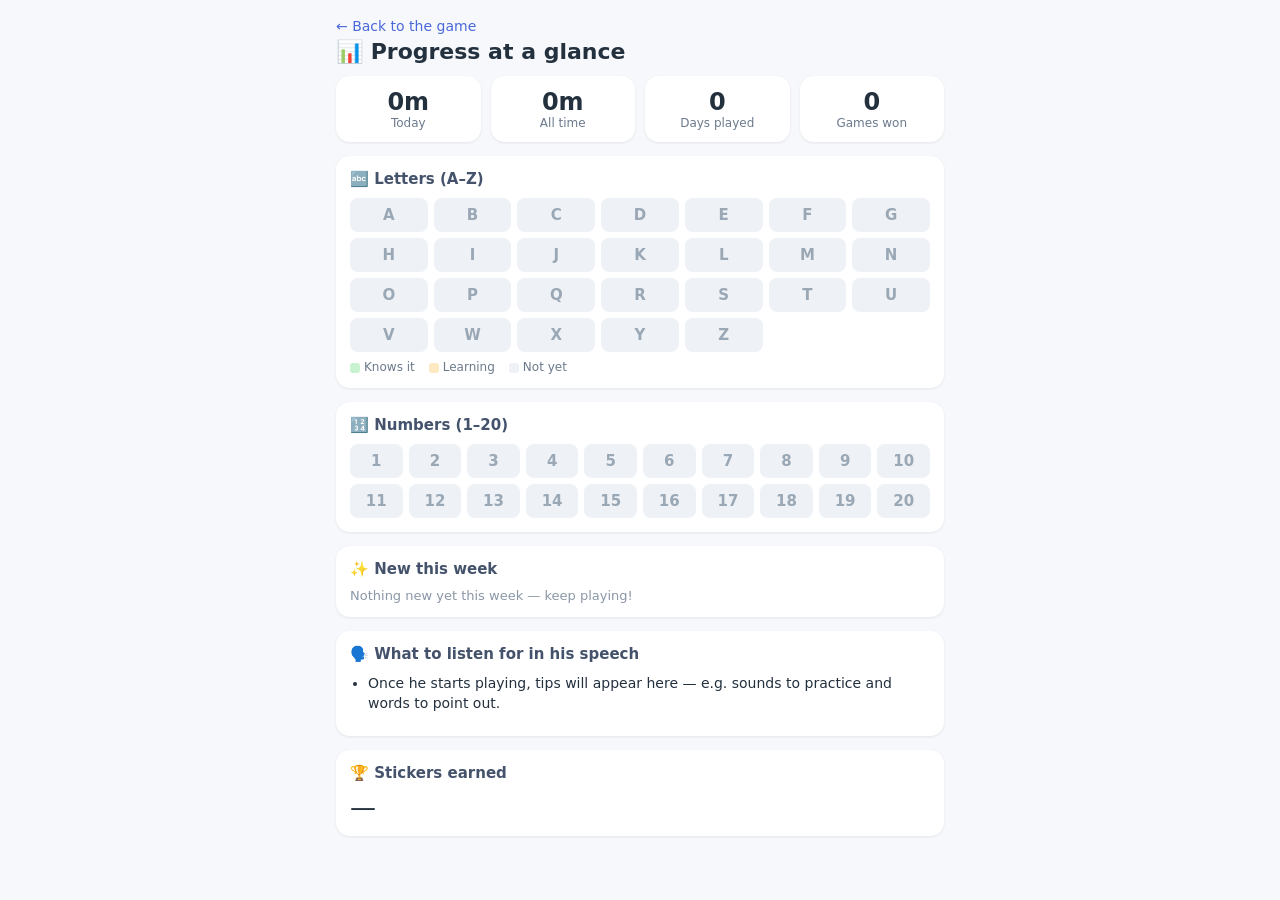
<file: apps/abc-123-adventure/parents.html>
<!DOCTYPE html>
<html lang="en">
<head>
<meta charset="utf-8"/>
<meta name="viewport" content="width=device-width, initial-scale=1"/>
<title>Progress — ABC &amp; 123 Adventure</title>
<style>
  * { box-sizing: border-box; }
  body { font-family: 'Segoe UI', system-ui, sans-serif; margin: 0; background: #f6f8fb; color: #23303e; }
  .wrap { max-width: 640px; margin: 0 auto; padding: 16px; }
  h1 { font-size: 22px; margin: 4px 0 12px; }
  .back { text-decoration: none; color: #4a68d9; font-size: 14px; }
  .bigrow { display: grid; grid-template-columns: repeat(4, 1fr); gap: 10px; margin-bottom: 14px; }
  .stat { background: #fff; border-radius: 14px; padding: 12px 8px; text-align: center; box-shadow: 0 1px 3px rgba(0,0,0,0.08); }
  .stat .v { font-size: 24px; font-weight: 700; }
  .stat .l { font-size: 12px; color: #6b7a8c; }
  section { background: #fff; border-radius: 14px; padding: 14px; margin-bottom: 14px; box-shadow: 0 1px 3px rgba(0,0,0,0.08); }
  h2 { font-size: 15px; margin: 0 0 10px; color: #44536b; }
  .lgrid { display: grid; grid-template-columns: repeat(7, 1fr); gap: 6px; }
  .ngrid { display: grid; grid-template-columns: repeat(10, 1fr); gap: 6px; }
  .cell { border-radius: 8px; text-align: center; padding: 8px 0; font-weight: 700; font-size: 15px; background: #eef1f5; color: #9aa7b5; }
  .cell.learning { background: #ffe9c2; color: #9a6a12; }
  .cell.mastered { background: #c9f2d0; color: #1d7a35; }
  .legend { display: flex; gap: 14px; font-size: 12px; color: #6b7a8c; margin-top: 8px; }
  .dot { display: inline-block; width: 10px; height: 10px; border-radius: 3px; margin-right: 4px; vertical-align: middle; }
  .chips { display: flex; flex-wrap: wrap; gap: 8px; }
  .chip { background: #e8edff; color: #3a55c9; border-radius: 999px; padding: 5px 12px; font-size: 13px; font-weight: 600; }
  .muted { color: #8a97a6; font-size: 13px; }
  ul.tips { margin: 0; padding-left: 18px; }
  ul.tips li { margin-bottom: 8px; font-size: 14px; line-height: 1.45; }
  .stickers { font-size: 26px; letter-spacing: 4px; }
</style>
</head>
<body>
<div class="wrap">
  <a class="back" href="index.html">← Back to the game</a>
  <h1>📊 Progress at a glance</h1>

  <div class="bigrow">
    <div class="stat"><div class="v" id="today">–</div><div class="l">Today</div></div>
    <div class="stat"><div class="v" id="total">–</div><div class="l">All time</div></div>
    <div class="stat"><div class="v" id="days">–</div><div class="l">Days played</div></div>
    <div class="stat"><div class="v" id="rounds">–</div><div class="l">Games won</div></div>
  </div>

  <section>
    <h2>🔤 Letters (A–Z)</h2>
    <div class="lgrid" id="letters"></div>
    <div class="legend">
      <span><span class="dot" style="background:#c9f2d0"></span>Knows it</span>
      <span><span class="dot" style="background:#ffe9c2"></span>Learning</span>
      <span><span class="dot" style="background:#eef1f5"></span>Not yet</span>
    </div>
  </section>

  <section>
    <h2>🔢 Numbers (1–20)</h2>
    <div class="ngrid" id="numbers"></div>
  </section>

  <section>
    <h2>✨ New this week</h2>
    <div class="chips" id="newweek"></div>
  </section>

  <section>
    <h2>🗣️ What to listen for in his speech</h2>
    <ul class="tips" id="tips"></ul>
  </section>

  <section>
    <h2>🏆 Stickers earned</h2>
    <div class="stickers" id="stickers"></div>
  </section>
</div>

<script src="data.js"></script>
<script>
'use strict';
const store = (() => {
  try { return Object.assign({ items:{}, days:{}, stickers:[], learnedLog:[], totalRounds:0 },
    JSON.parse(localStorage.getItem('abc123.v1') || '{}')); }
  catch (e) { return { items:{}, days:{}, stickers:[], learnedLog:[], totalRounds:0 }; }
})();
const MASTERED = 4;
const it = id => store.items[id] || { mastery: 0 };
const fmt = secs => {
  if (!secs) return '0m';
  if (secs < 3600) return Math.round(secs / 60) + 'm';
  return (secs / 3600).toFixed(1) + 'h';
};
const today = new Date().toISOString().slice(0, 10);
const totalSecs = Object.values(store.days).reduce((a, b) => a + b, 0);
document.getElementById('today').textContent = fmt(store.days[today] || 0);
document.getElementById('total').textContent = fmt(totalSecs);
document.getElementById('days').textContent = Object.keys(store.days).length;
document.getElementById('rounds').textContent = store.totalRounds || 0;

const lg = document.getElementById('letters');
'ABCDEFGHIJKLMNOPQRSTUVWXYZ'.split('').forEach(L => {
  const m = it('L:' + L).mastery;
  const d = document.createElement('div');
  d.className = 'cell ' + (m >= MASTERED ? 'mastered' : m > 0 ? 'learning' : '');
  d.textContent = L;
  lg.appendChild(d);
});
const ng = document.getElementById('numbers');
for (let n = 1; n <= 20; n++) {
  const m = it('N:' + n).mastery;
  const d = document.createElement('div');
  d.className = 'cell ' + (m >= MASTERED ? 'mastered' : m > 0 ? 'learning' : '');
  d.textContent = n;
  ng.appendChild(d);
}

const weekAgo = new Date(Date.now() - 7 * 864e5).toISOString().slice(0, 10);
const recent = (store.learnedLog || []).filter(e => e.day >= weekAgo);
const nw = document.getElementById('newweek');
if (recent.length) {
  recent.slice(-14).forEach(e => {
    const c = document.createElement('span');
    c.className = 'chip'; c.textContent = e.label;
    nw.appendChild(c);
  });
} else {
  nw.innerHTML = '<span class="muted">Nothing new yet this week — keep playing!</span>';
}

// Speech tips based on what he has learned.
const tips = [];
const masteredLetters = 'ABCDEFGHIJKLMNOPQRSTUVWXYZ'.split('').filter(L => it('L:' + L).mastery >= MASTERED);
const learningLetters = 'ABCDEFGHIJKLMNOPQRSTUVWXYZ'.split('').filter(L => { const m = it('L:' + L).mastery; return m > 0 && m < MASTERED; });
const masteredNums = [];
for (let n = 1; n <= 20; n++) if (it('N:' + n).mastery >= MASTERED) masteredNums.push(n);
masteredLetters.slice(-3).forEach(L => {
  const w = LETTERS[L].words[0];
  tips.push('He knows <b>' + L + '</b> now — point at a ' + w[0] + ' ' + w[1] + ' and ask “what letter does ' + w[0] + ' start with?”');
});
if (learningLetters.length) {
  const L = learningLetters[0];
  tips.push('He is working on <b>' + L + '</b> — say “' + L + ' says ' + LETTERS[L].sound + '” together during the day.');
}
if (masteredNums.length) {
  const top = Math.max(...masteredNums);
  tips.push('He can count to about <b>' + top + '</b> — count stairs, snacks, or toys together up to ' + top + '.');
}
if (!tips.length) tips.push('Once he starts playing, tips will appear here — e.g. sounds to practice and words to point out.');
document.getElementById('tips').innerHTML = tips.map(t => '<li>' + t + '</li>').join('');

document.getElementById('stickers').textContent = (store.stickers || []).join(' ') || '—';
</script>
</body>
</html>
</file>
<file: apps/abc-123-adventure/style.css>
/* ABC & 123 Adventure */
:root {
  --bg1: #daf5d0;
  --bg2: #8fd67a;
  --accent: #2e7d32;
}
* { box-sizing: border-box; -webkit-tap-highlight-color: transparent; user-select: none; }
html, body { height: 100%; margin: 0; overflow: hidden; }
body {
  font-family: 'Comic Sans MS', 'Chalkboard SE', 'Segoe UI', system-ui, sans-serif;
  background: linear-gradient(160deg, var(--bg1), var(--bg2));
  display: flex; flex-direction: column;
  touch-action: manipulation;
}

/* top bar */
.topbar { display: flex; align-items: center; gap: 10px; padding: 10px 14px; }
.mascot { font-size: 44px; animation: sway 3s ease-in-out infinite; }
@keyframes sway { 0%,100% { transform: rotate(-8deg); } 50% { transform: rotate(8deg); } }
.topmid { flex: 1; text-align: center; }
.theme-name { font-weight: bold; color: var(--accent); font-size: 18px; }
.stars { font-size: 20px; min-height: 24px; }
.topbtn {
  font-size: 26px; background: rgba(255,255,255,0.7); border: none; border-radius: 16px;
  width: 52px; height: 52px; cursor: pointer;
}
.topbtn.parents { opacity: 0.55; }
.topbtn.parents.holding { background: var(--accent); transform: scale(0.92); }

/* stage */
.stage { flex: 1; display: flex; flex-direction: column; align-items: center; justify-content: center;
  gap: 18px; padding: 12px; position: relative; overflow: hidden; }
.prompt { font-size: clamp(22px, 5.5vw, 34px); font-weight: bold; color: #333; text-align: center; padding: 0 8px; }
.hint { font-size: 18px; color: #555; }

/* giant tappable glyph */
.giant {
  font-size: clamp(120px, 34vw, 220px); font-weight: bold; color: #fff; line-height: 1;
  background: var(--accent); border: none; border-radius: 36px;
  padding: 20px 48px; cursor: pointer;
  box-shadow: 0 10px 0 rgba(0,0,0,0.18);
  font-family: inherit;
}
.giant:active { transform: translateY(6px); box-shadow: 0 4px 0 rgba(0,0,0,0.18); }
.giant.start { font-size: clamp(90px, 24vw, 160px); border-radius: 50%; padding: 30px 44px; animation: pulse 1.4s infinite; }
@keyframes pulse { 0%,100% { transform: scale(1); } 50% { transform: scale(1.07); } }
.bounce { animation: bounce 0.45s; }
@keyframes bounce { 0% { transform: scale(1); } 40% { transform: scale(1.18) rotate(4deg); } 100% { transform: scale(1); } }

/* choice cards */
.grid { display: grid; gap: 16px; width: min(94vw, 560px); }
.cols2 { grid-template-columns: 1fr 1fr; }
.cols3 { grid-template-columns: repeat(3, 1fr); }
.card {
  font-family: inherit; font-size: clamp(28px, 8vw, 56px); font-weight: bold;
  background: #fff; color: #333; border: 4px solid rgba(0,0,0,0.08); border-radius: 24px;
  padding: 18px 8px; min-height: 90px; cursor: pointer;
  box-shadow: 0 6px 0 rgba(0,0,0,0.12); transition: transform 0.1s;
}
.card.big { font-size: clamp(48px, 14vw, 96px); min-height: 130px; }
.card:active { transform: translateY(4px); box-shadow: 0 2px 0 rgba(0,0,0,0.12); }
.card.right { background: #b9f6ca; border-color: #2e7d32; animation: bounce 0.45s; }
.card.wrong { background: #ffcdd2; border-color: #c62828; animation: shake 0.4s; }
.card.used { background: #e0e0e0; color: #aaa; }
.card.pen { display: flex; flex-wrap: wrap; gap: 6px; align-items: center; justify-content: center; }
.mini { font-size: clamp(22px, 6vw, 36px); }
@keyframes shake { 0%,100% { transform: translateX(0); } 25% { transform: translateX(-8px); } 75% { transform: translateX(8px); } }

/* counting */
.count-grid { display: flex; flex-wrap: wrap; gap: 12px; justify-content: center; width: min(94vw, 560px); }
.count-item {
  font-family: inherit; font-size: clamp(34px, 9vw, 56px); background: rgba(255,255,255,0.85);
  border: none; border-radius: 20px; width: clamp(64px, 17vw, 96px); height: clamp(64px, 17vw, 96px);
  cursor: pointer; box-shadow: 0 5px 0 rgba(0,0,0,0.12);
}
.count-item.counted { background: var(--accent); color: #fff; font-weight: bold; animation: bounce 0.4s; }
.count-grid.small .count-show {
  font-size: clamp(30px, 8vw, 48px); background: rgba(255,255,255,0.7); border-radius: 16px; padding: 8px;
}
.corner-number { position: absolute; top: 8px; right: 12px; font-size: 44px; font-weight: bold; color: var(--accent);
  background: rgba(255,255,255,0.8); border-radius: 16px; padding: 4px 16px; }

/* bubbles */
.sky { position: relative; width: min(94vw, 560px); height: 52vh; }
.bubble {
  position: absolute; font-family: inherit; font-size: clamp(30px, 8vw, 48px); font-weight: bold;
  width: clamp(76px, 21vw, 110px); height: clamp(76px, 21vw, 110px); border-radius: 50%;
  border: 4px solid rgba(255,255,255,0.9);
  background: radial-gradient(circle at 32% 30%, rgba(255,255,255,0.95), rgba(173,216,230,0.75));
  color: #235; cursor: pointer; animation: floaty 4s ease-in-out infinite;
}
@keyframes floaty { 0%,100% { transform: translateY(0); } 50% { transform: translateY(-22px); } }
.bubble.popped { visibility: hidden; }
.bubble.wrong { animation: shake 0.4s; background: #ffcdd2; }

/* sequences / word slots */
.seq-row { display: flex; gap: 12px; }
.seq-item {
  font-size: clamp(36px, 11vw, 64px); font-weight: bold; background: #fff; color: #333;
  border-radius: 18px; min-width: clamp(60px, 16vw, 90px); text-align: center; padding: 10px 6px;
  box-shadow: 0 5px 0 rgba(0,0,0,0.12);
}
.seq-item.blank { background: rgba(255,255,255,0.5); color: var(--accent); border: 3px dashed var(--accent); }

/* word reveal */
.word-reveal { display: flex; align-items: center; gap: 14px; animation: bounce 0.5s; }
.word-emoji { font-size: 72px; }
.word-text { font-size: clamp(22px, 6vw, 34px); font-weight: bold; color: #333; }

/* stickers */
.sticker-board { display: flex; flex-wrap: wrap; gap: 14px; justify-content: center; width: min(94vw, 560px);
  background: rgba(255,255,255,0.55); border-radius: 24px; padding: 20px; max-height: 46vh; overflow-y: auto; }
.sticker { font-size: 52px; animation: bounce 0.6s; }

/* confetti + banner */
.confetti { position: fixed; top: -40px; z-index: 50; pointer-events: none; animation: fall 2.4s linear forwards; }
@keyframes fall { to { transform: translateY(110vh) rotate(360deg); } }
.banner {
  position: fixed; inset: 0; display: flex; flex-direction: column; align-items: center; justify-content: center;
  background: rgba(255,255,255,0.75); z-index: 60; animation: bannerpop 0.4s; pointer-events: none;
}
@keyframes bannerpop { from { transform: scale(0.6); opacity: 0; } to { transform: scale(1); opacity: 1; } }
.banner-emoji { font-size: 110px; }
.banner-text { font-size: 34px; font-weight: bold; color: var(--accent); }
</file>
